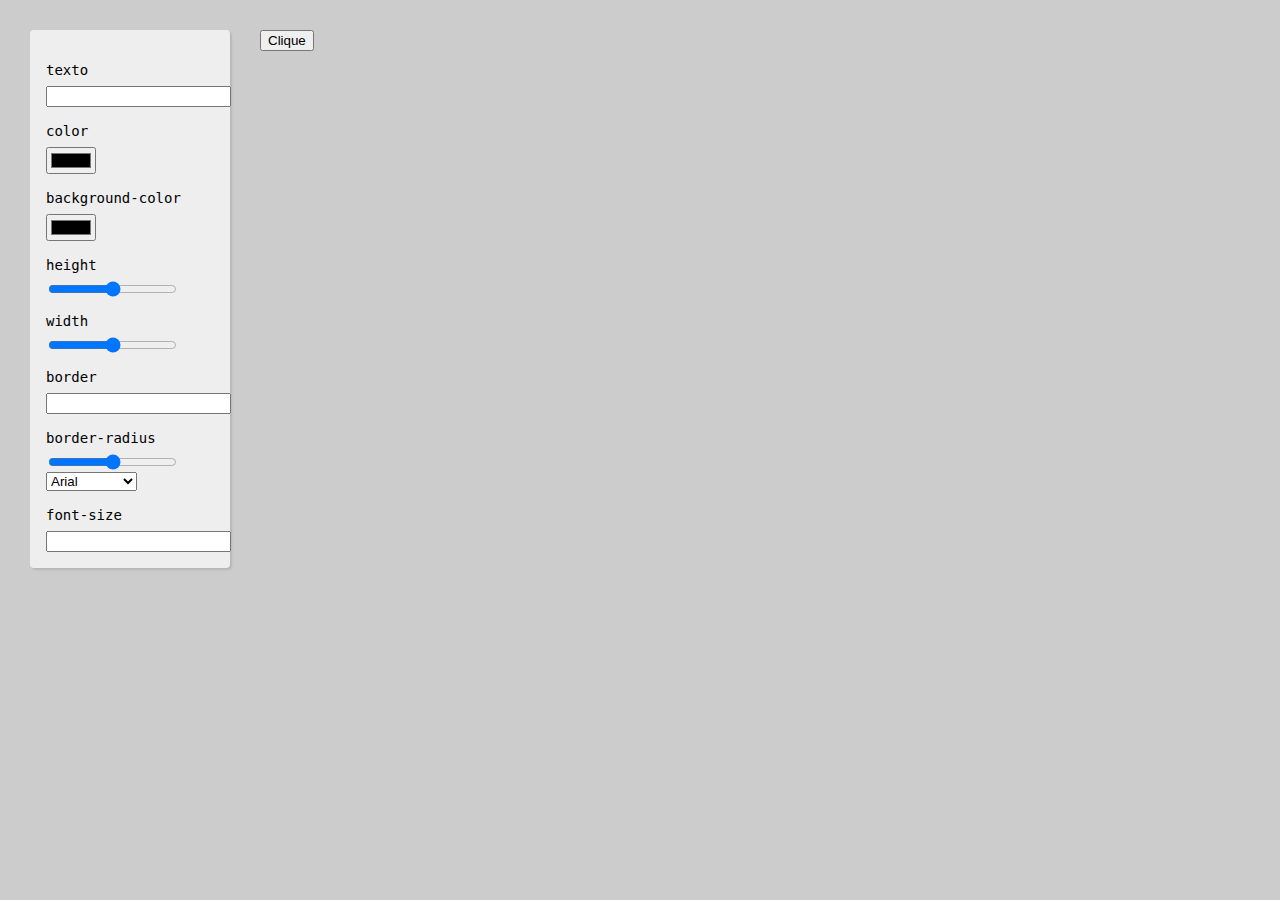
<file: button-creator/index.html>
<!DOCTYPE html>
<html lang="en">
  <head>
    <meta charset="UTF-8" />
    <meta name="viewport" content="width=device-width, initial-scale=1.0" />
    <meta http-equiv="X-UA-Compatible" content="ie=edge" />
    <title>Button Creator</title>
    <link rel="stylesheet" href="style.css" />
  </head>
  <body>
    <section class="button-creator">
      <form id="controles">
        <label for="texto">texto</label>
        <input type="text" name="texto" id="texto" />
        <label for="color">color</label>
        <input type="color" name="color" id="color" />
        <label for="backgroundColor">background-color</label>
        <input type="color" name="backgroundColor" id="backgroundColor" />
        <label for="height">height</label>
        <input type="range" name="height" id="height" min="0" max="200" />
        <label for="width">width</label>
        <input type="range" name="width" id="width" min="0" max="600" />
        <label for="border">border</label>
        <input type="text" name="border" id="border" />
        <label for="borderRadius">border-radius</label>
        <input
          type="range"
          name="borderRadius"
          id="borderRadius"
          min="0"
          max="20"
        />
        <select name="fontFamily" id="fontFamily">
          <option value="Arial">Arial</option>
          <option value="Georgia">Georgia</option>
          <option value="monospace">Monospace</option>
        </select>
        <label for="fontSize">font-size</label>
        <input type="number" name="fontSize" id="fontSize" />
      </form>
      <section class="resultado">
        <button class="btn">Clique</button>
        <pre><code class="css"></code></pre>
      </section>
    </section>
    <script src="script.js"></script>
  </body>
</html>
</file>
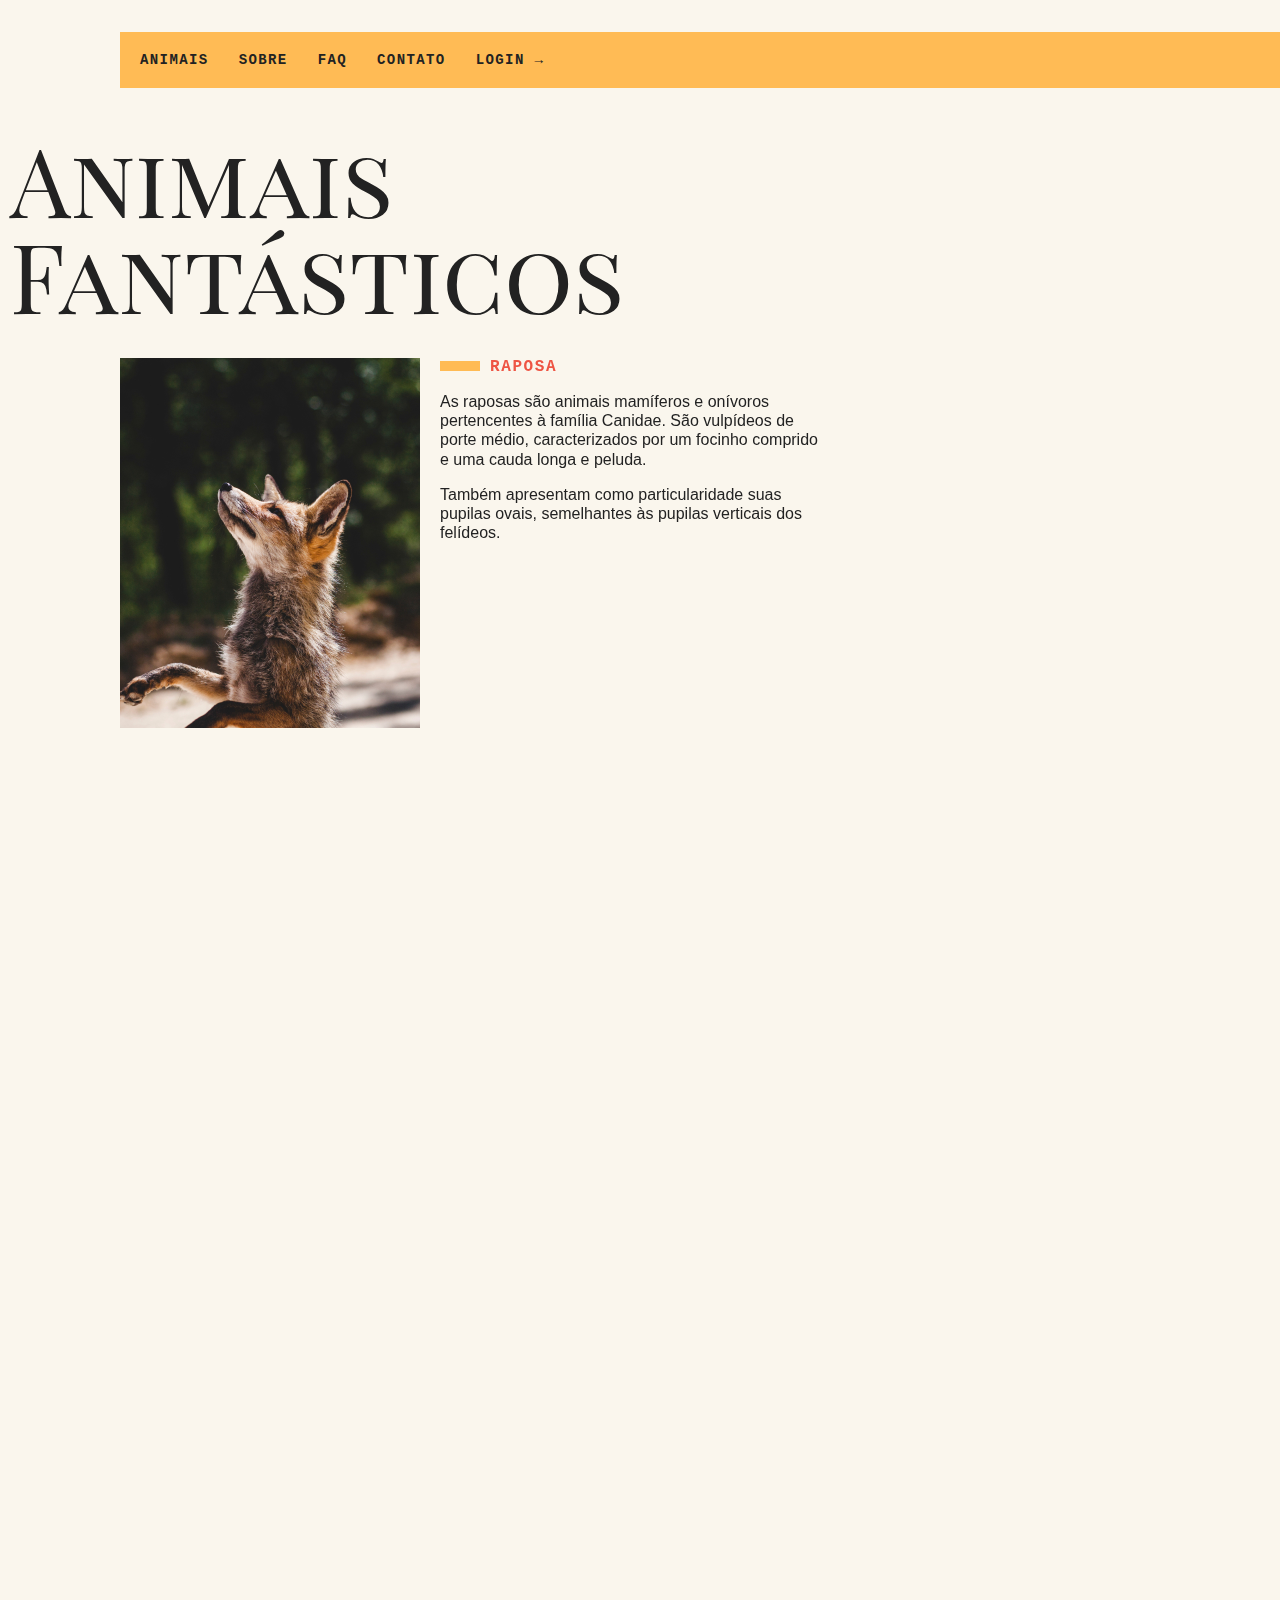
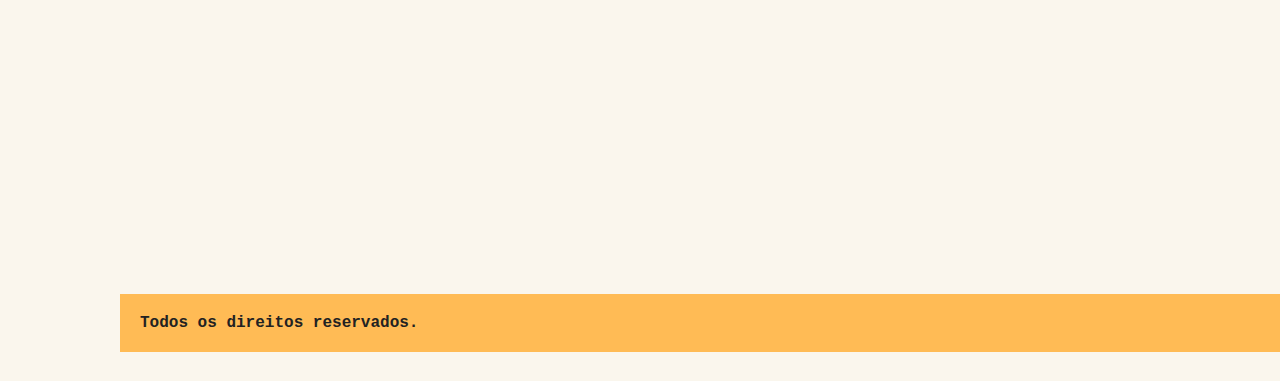
<file: fantastic-animals/index.html>
<!DOCTYPE html>
<html>
  <head>
    <meta charset="utf-8" />
    <meta http-equiv="X-UA-Compatible" content="IE=edge" />
    <title>Animais Fantásticos</title>
    <meta name="viewport" content="width=device-width, initial-scale=1" />
    <link
      href="https://fonts.googleapis.com/css?family=Playfair+Display+SC"
      rel="stylesheet"
    />
    <script>
      document.documentElement.className += " js";
    </script>
    <link rel="stylesheet" type="text/css" href="./style.css" />
  </head>
  <body>
    <div class="grid-container">
      <nav class="menu" data-menu="suave">
        <button data-menu="button" aria-expanded="false" aria-controls="menu">
          Menu
        </button>
        <ul data-menu="list" id="menu">
          <li><a href="#animais">Animais</a></li>
          <li data-dropdown>
            <a href="#">Sobre</a>
            <ul class="dropdown-menu">
              <li><a href="#">A Empresa</a></li>
              <li><a href="#">Equipe</a></li>
              <li><a href="#">Sócios</a></li>
              <li><a href="#">Investidores</a></li>
            </ul>
          </li>

          <li><a href="#faq">Faq</a></li>
          <li><a href="#contato">Contato</a></li>
          <li><a data-modal="abrir" href="./login.html">Login →</a></li>
        </ul>
      </nav>
      <section class="grid-section animais" data-anime="scroll" id="animais">
        <h1 class="titulo">Animais Fantásticos</h1>
        <ul class="animais-lista" data-tab="menu">
          <li>
            <img src="img/imagem1.jpg" />
          </li>
          <li>
            <img src="img/imagem2.jpg" />
          </li>
          <li>
            <img src="img/imagem3.jpg" />
          </li>
          <li>
            <img src="img/imagem4.jpg" />
          </li>
          <li>
            <img src="img/imagem5.jpg" />
          </li>
          <li>
            <img src="img/imagem6.jpg" />
          </li>
        </ul>
        <div class="animais-descricao" data-tab="content">
          <section data-anime="show-right">
            <h2>Raposa</h2>
            <p>
              As raposas são animais mamíferos e onívoros pertencentes à família
              Canidae. São vulpídeos de porte médio, caracterizados por um
              focinho comprido e uma cauda longa e peluda.
            </p>
            <p>
              Também apresentam como particularidade suas pupilas ovais,
              semelhantes às pupilas verticais dos felídeos.
            </p>
          </section>

          <section data-anime="show-right">
            <h2>Esquilo</h2>
            <p>
              As raposas são animais mamíferos e onívoros pertencentes à família
              Canidae. São vulpídeos de porte médio, caracterizados por um
              focinho comprido e uma cauda longa e peluda.
            </p>
            <p>
              Também apresentam como particularidade suas pupilas ovais,
              semelhantes às pupilas verticais dos felídeos.
            </p>
            <p>
              De cerca de 40 espécies reconhecidas como raposas, somente 12
              pertencem ao gênero Vulpes das "raposas verdadeiras", do qual a
              raposa vermelha é a mais comum.
            </p>
            <p>
              Também apresentam como particularidade suas pupilas ovais,
              semelhantes às pupilas verticais dos felídeos.
            </p>
            <p>
              De cerca de 40 espécies reconhecidas como raposas, somente 12
              pertencem ao gênero Vulpes das "raposas verdadeiras", do qual a
              raposa vermelha é a mais comum.
            </p>
            <p>
              Também apresentam como particularidade suas pupilas ovais,
              semelhantes às pupilas verticais dos felídeos.
            </p>
          </section>
          <section data-anime="show-down">
            <h2>Urso</h2>
            <p>
              As raposas são animais mamíferos e onívoros pertencentes à família
              Canidae. São vulpídeos de porte médio, caracterizados por um
              focinho comprido e uma cauda longa e peluda.
            </p>
            <p>
              Também apresentam como particularidade suas pupilas ovais,
              semelhantes às pupilas verticais dos felídeos.
            </p>
            <p>
              De cerca de 40 espécies reconhecidas como raposas, somente 12
              pertencem ao gênero Vulpes das "raposas verdadeiras", do qual a
              raposa vermelha é a mais comum.
            </p>
            <p>
              Também apresentam como particularidade suas pupilas ovais,
              semelhantes às pupilas verticais dos felídeos.
            </p>
          </section>
          <section data-anime="show-down">
            <h2>Lobo</h2>
            <p>
              As raposas são animais mamíferos e onívoros pertencentes à família
              Canidae. São vulpídeos de porte médio, caracterizados por um
              focinho comprido e uma cauda longa e peluda.
            </p>
            <p>
              Também apresentam como particularidade suas pupilas ovais,
              semelhantes às pupilas verticais dos felídeos.
            </p>
            <p>
              De cerca de 40 espécies reconhecidas como raposas, somente 12
              pertencem ao gênero Vulpes das "raposas verdadeiras", do qual a
              raposa vermelha é a mais comum.
            </p>
            <p>
              Também apresentam como particularidade suas pupilas ovais,
              semelhantes às pupilas verticais dos felídeos.
            </p>
          </section>
          <section data-anime="show-right">
            <h2>Macaco</h2>
            <p>
              As raposas são animais mamíferos e onívoros pertencentes à família
              Canidae. São vulpídeos de porte médio, caracterizados por um
              focinho comprido e uma cauda longa e peluda.
            </p>
            <p>
              Também apresentam como particularidade suas pupilas ovais,
              semelhantes às pupilas verticais dos felídeos.
            </p>
            <p>
              De cerca de 40 espécies reconhecidas como raposas, somente 12
              pertencem ao gênero Vulpes das "raposas verdadeiras", do qual a
              raposa vermelha é a mais comum.
            </p>
            <p>
              Também apresentam como particularidade suas pupilas ovais,
              semelhantes às pupilas verticais dos felídeos.
            </p>
          </section>
          <section data-anime="show-right">
            <h2>Leão</h2>
            <p>
              As raposas são animais mamíferos e onívoros pertencentes à família
              Canidae. São vulpídeos de porte médio, caracterizados por um
              focinho comprido e uma cauda longa e peluda.
            </p>
            <p>
              Também apresentam como particularidade suas pupilas ovais,
              semelhantes às pupilas verticais dos felídeos.
            </p>
            <p>
              De cerca de 40 espécies reconhecidas como raposas, somente 12
              pertencem ao gênero Vulpes das "raposas verdadeiras", do qual a
              raposa vermelha é a mais comum.
            </p>
            <p>
              Também apresentam como particularidade suas pupilas ovais,
              semelhantes às pupilas verticais dos felídeos.
            </p>
          </section>
        </div>
      </section>

      <section class="grid-section faq" data-anime="scroll" id="faq">
        <h1 class="titulo">FAQ</h1>
        <dl class="faq-lista" data-anime="accordion">
          <dt>Qual a idade dos animais?</dt>
          <dd>
            As raposas são animais mamíferos e onívoros pertencentes à família
            Canidae. São vulpídeos de porte médio, caracterizados por um focinho
            comprido e uma cauda longa e peluda.
          </dd>
          <dt>Eles são fantásticos?</dt>
          <dd>
            Também apresentam como particularidade suas pupilas ovais,
            semelhantes às pupilas verticais dos felídeos.
          </dd>
          <dt>Qual a diferença?</dt>
          <dd>
            As raposas são animais mamíferos e onívoros pertencentes à família
            Canidae. São vulpídeos de porte médio, caracterizados por um focinho
            comprido e uma cauda longa e peluda.
          </dd>
          <dt>Como proteger?</dt>
          <dd>
            Também apresentam como particularidade suas pupilas ovais,
            semelhantes às pupilas verticais dos felídeos.
          </dd>
        </dl>
      </section>

      <section class="gird-section numeros" data-anime="scroll">
        <h1 class="titulo">Números</h1>
        <div class="numeros-grid"></div>
      </section>

      <section class="grid-section contato" data-anime="scroll" id="contato">
        <h1 class="titulo">Contato</h1>
        <div
          class="mapa"
          data-tooltip
          area-label="Endereço próximo ao estacionamento."
        >
          <img src="img/mapa.png" />
        </div>
        <ul class="dados">
          <li>contato@origamid.com</li>
          <li>+55 (21) 9999-9999</li>
          <li>Rua do Conde, nº 21</li>
          <li>Rio de Janeiro - RJ</li>
          <li data-semana="1,2,3,4,5" data-horario="8,18">
            Seg à Sex das 8 às 18
          </li>
          <li>Doe <span class="btc-preco"></span> bitcoin para nos ajudar</li>
        </ul>
      </section>

      <section class="modal-container" data-modal="container">
        <div class="modal">
          <button data-modal="fechar" class="fechar">X</button>
          <form action="">
            <label for="email">Email</label>
            <input type="text" for="email" id="email" />

            <label for="senha">Senha</label>
            <input type="password" for="senha" id="senha" />
            <button type="submit">Entrar</button>
          </form>
        </div>
      </section>

      <footer class="copy">
        <p>Todos os direitos reservados.</p>
      </footer>

      <!--<script src="./javascript/script.js"></script>-->
      <script type="module" src="./javascript/script-animation.js"></script>
      <script src="../javascript/efeitos-no-dom/script-1.js"></script>
    </div>
  </body>
</html>
</file>
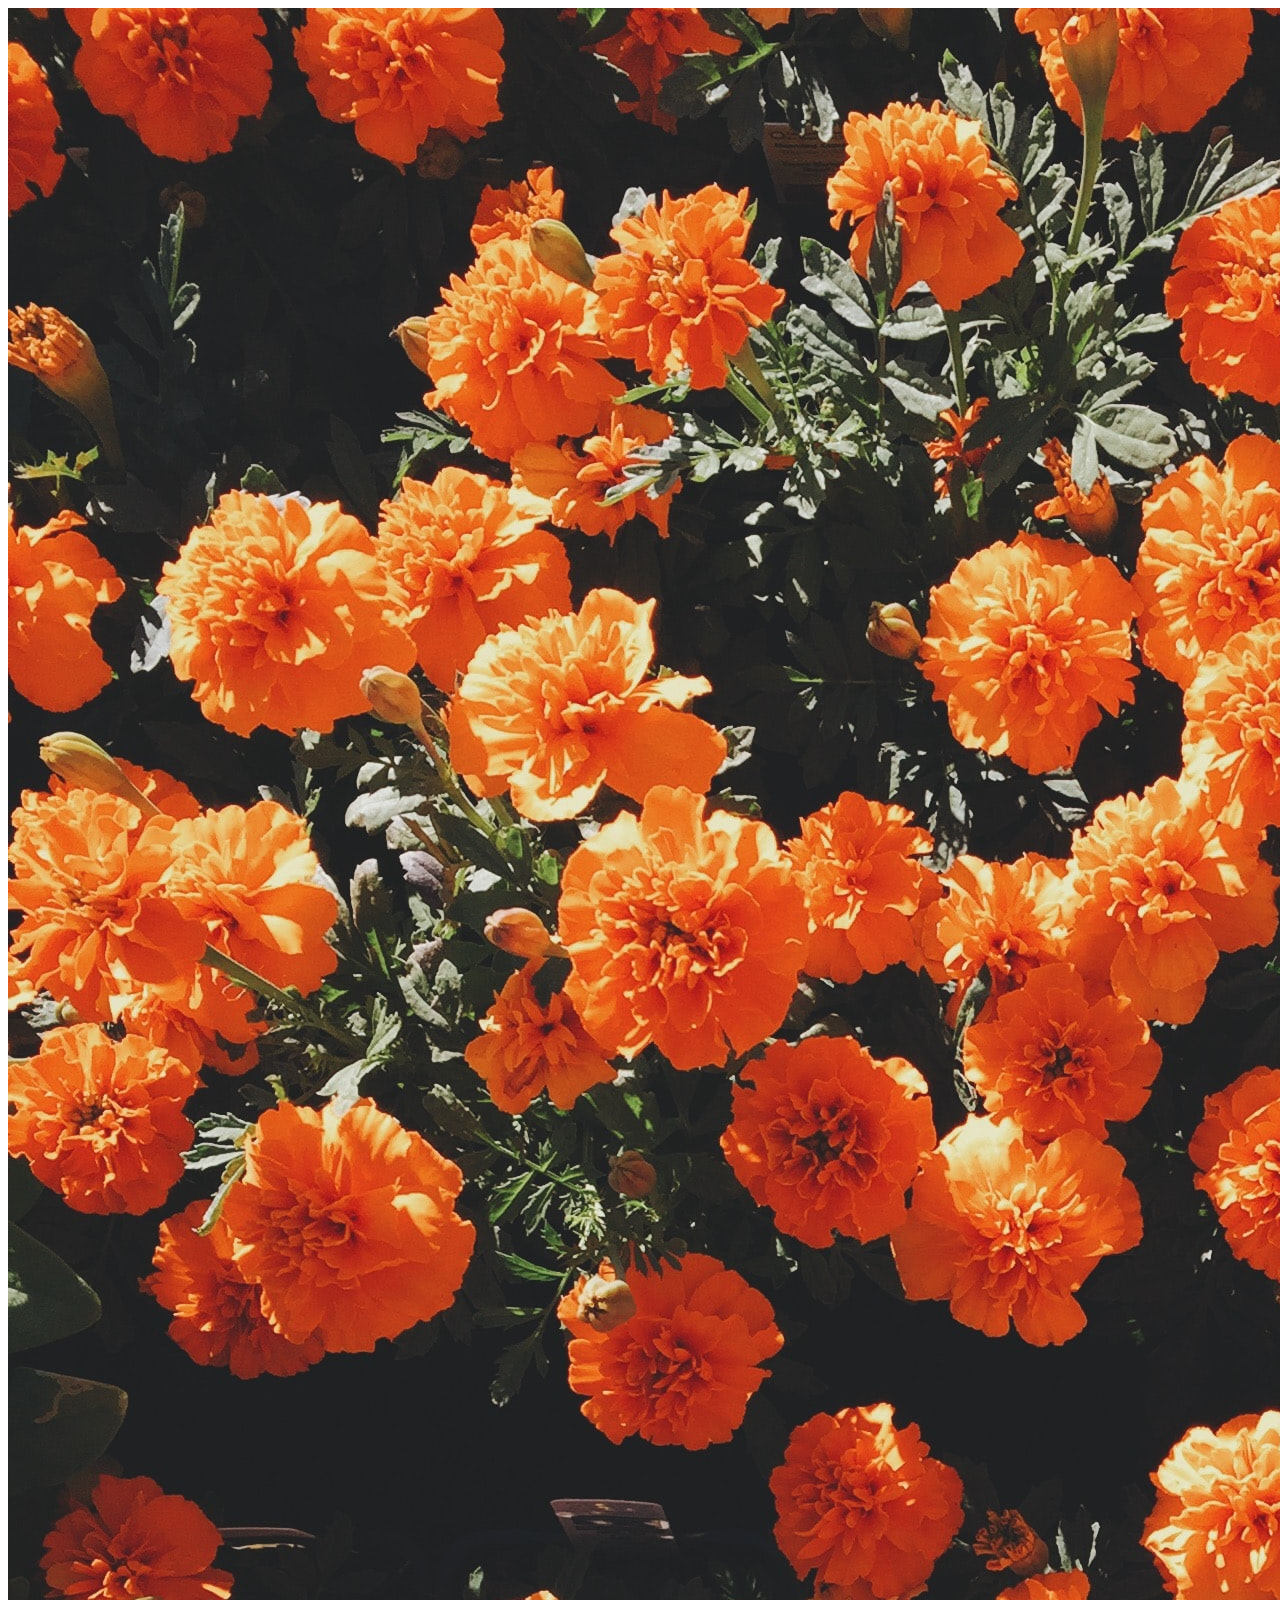
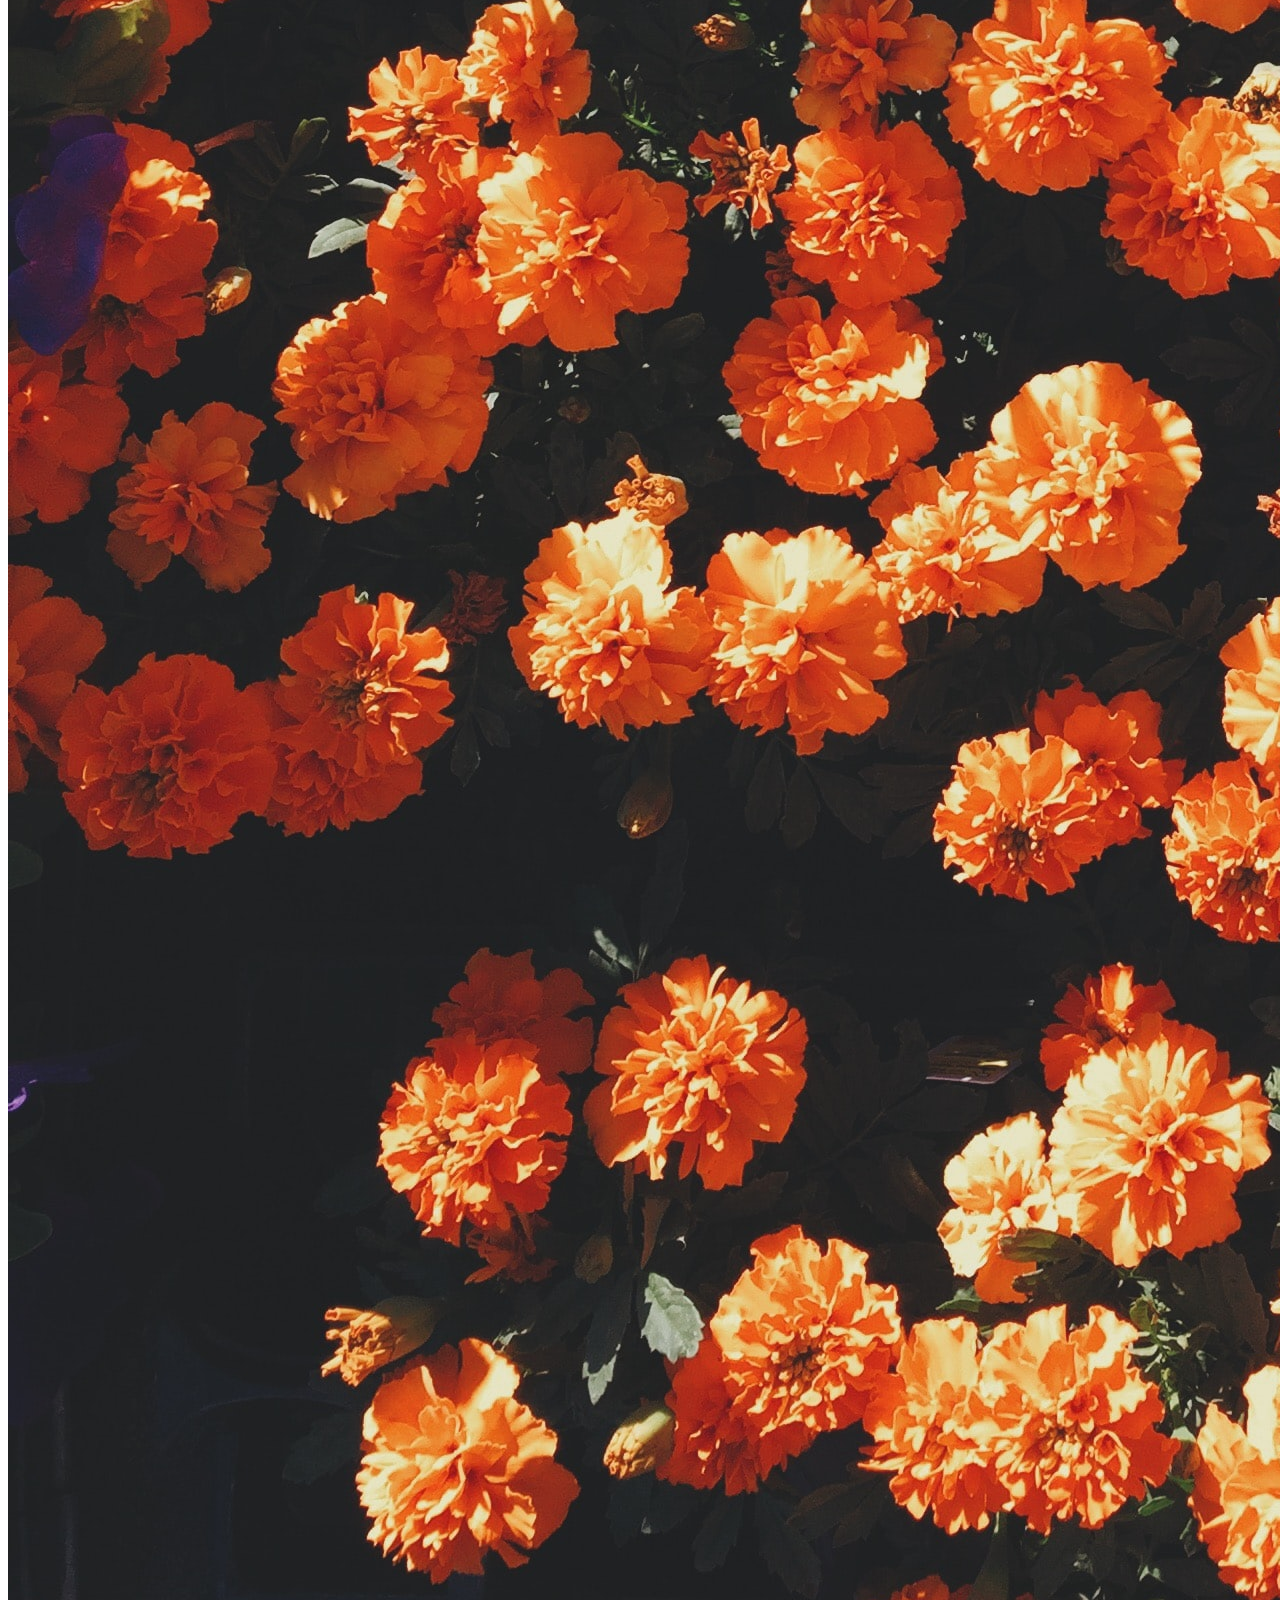
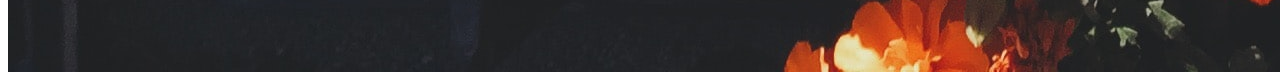
<file: fetch/index.html>
<!DOCTYPE html>
<html lang="en">
<head>
    <meta charset="UTF-8">
    <meta http-equiv="X-UA-Compatible" content="IE=edge">
    <meta name="viewport" content="width=device-width, initial-scale=1.0">
    <title>Fetch</title>
</head>
<body>
    <img src="" alt="">
    <div class="conteudo"></div>
    <script src="./script-2.js"></script>
</body>
</html>
</file>
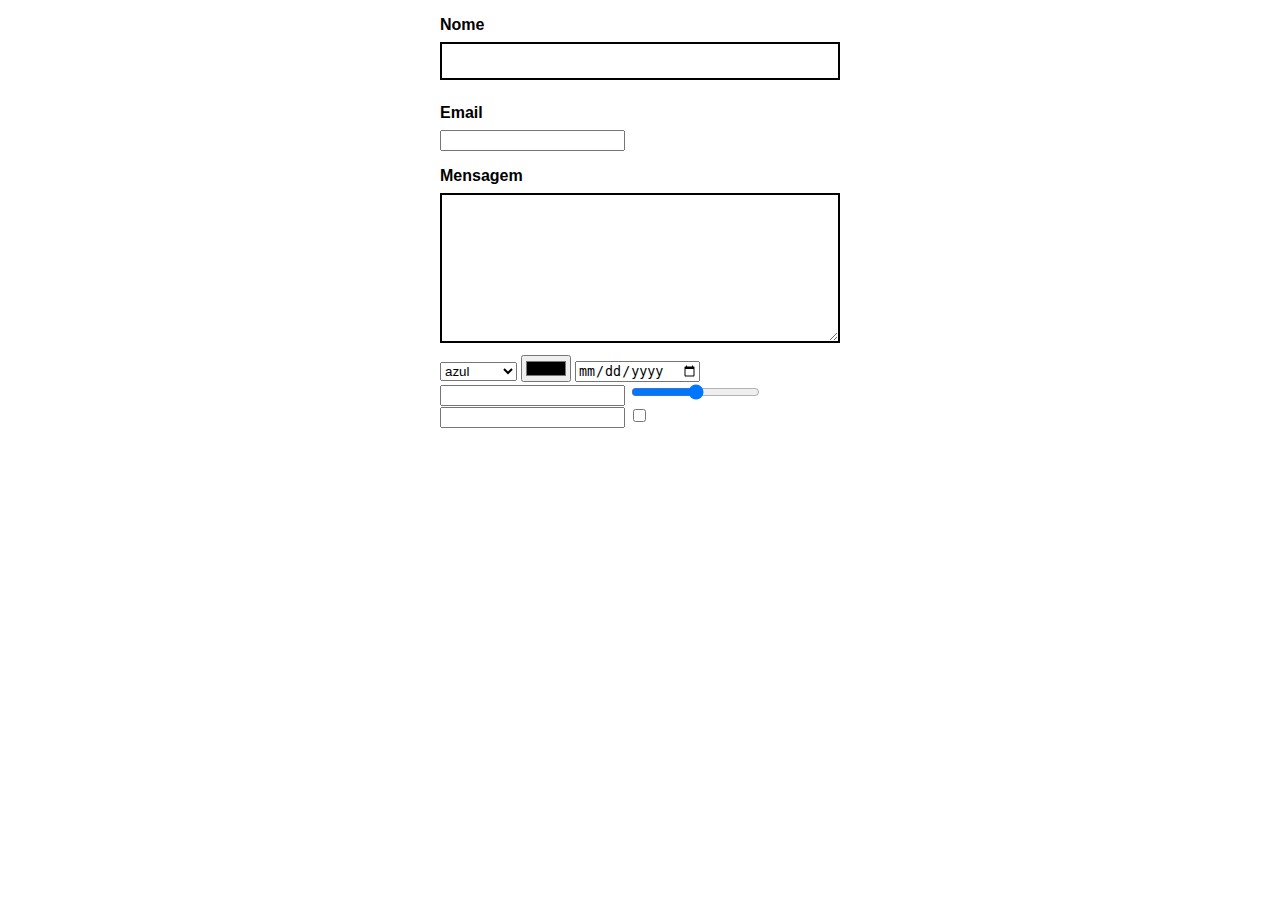
<file: views/forms.html>
<!DOCTYPE html>
<html lang="en">
  <head>
    <meta charset="UTF-8" />
    <meta http-equiv="X-UA-Compatible" content="IE=edge" />
    <meta name="viewport" content="width=device-width, initial-scale=1.0" />
    <title>Forms</title>
  </head>
  <body>
    <style>
      label {
        display: block;
        font-family: Arial, Helvetica, sans-serif;
        font-weight: bold;
        margin-bottom: 0.5rem;
        margin-top: 1rem;
      }

      form {
        max-width: 400px;
        margin: 0 auto;
      }

      input[type="text"],
      textarea {
        width: 100%;
        box-sizing: border-box;
        padding: 0.5rem;
        border: 2px solid #000;
        font-size: 1rem;
        margin-bottom: 0.5rem;
      }

      textarea {
        height: 150px;
      }

      .invalido {
        border-color: red;
      }
    </style>

    <form name="contato" id="contato">
      <label for="nome">Nome</label>
      <input type="text" name="nome" id="nome" required/>

      <span class="erro"></span>

      <label for="email">Email</label>
      <input type="email" name="email" id="email" required/>

      <span class="erro"></span>

      <label for="mensagem">Mensagem</label>
      <textarea name="mensagem" id="mensagem"></textarea>

      <select name="cores" id="cores">
        <option value="blue">azul</option>
        <option value="red">vermelho</option>
      </select>

      <input type="color">
      <input type="date">
      <input type="number">
      <input type="range">
      <input type="password">


      <input type="checkbox" value="identidade" id="identidade">
    </form>

    <span class="texto"></span>

    <script>
        const contato = document.querySelector('#contato');
        const texto = document.querySelector('.texto');

        /*function handleKeyUp(event) {
          const target = event.target;

          if (!target.checkValidity()) {
            target.classList.add('invalido');
            /* target.setValidity('este campo é super importante'); 
            target.nextElementSibling.innerText = target.validationMessage;
          } 

            console.log(event.target.value);
            texto.innerText = event.target.value;
        } 

        function handleKeyUp(event) {
          if (event.target.checked) {
            console.log(event.target.value);
          }
          console.log(event.target.checked)
          document.body.style.backgroundColor = event.target.value;
        }*/
        
        const dados = {};

        function handleChange(event) {
          dados[event.target.name] = event.target.value;
        }
 
        contato.addEventListener('change', handleKeyUp)
    </script>
  </body>
</html>
</file>
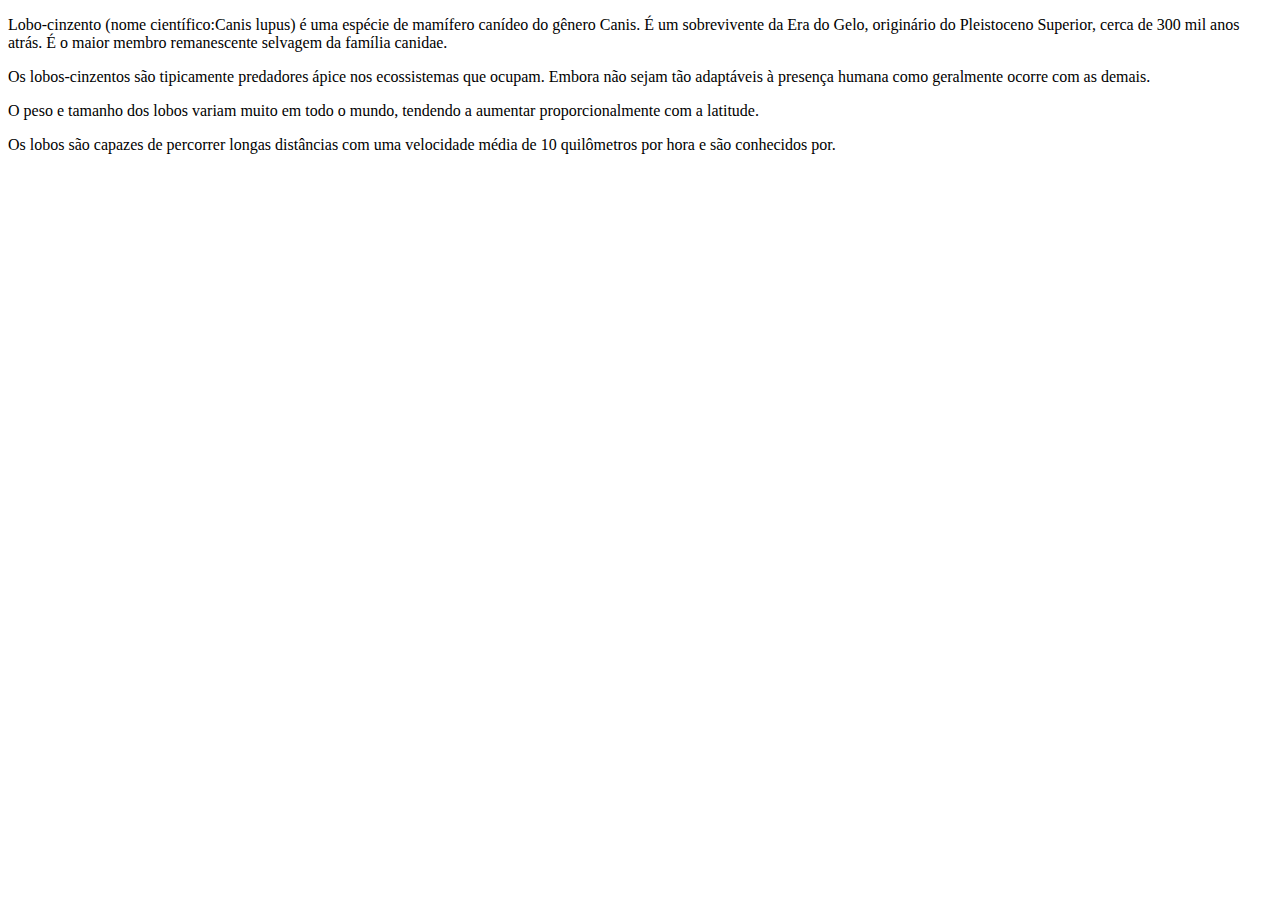
<file: views/function.html>
<!DOCTYPE html>
<html lang="en">
  <head>
    <meta charset="UTF-8" />
    <meta http-equiv="X-UA-Compatible" content="IE=edge" />
    <meta name="viewport" content="width=device-width, initial-scale=1.0" />
    <title>Studying JavaScript at Home</title>
  </head>
  <body>
    <section>
      <p>
        Lobo-cinzento (nome científico:Canis lupus) é uma espécie de mamífero
        canídeo do gênero Canis. É um sobrevivente da Era do Gelo, originário do
        Pleistoceno Superior, cerca de 300 mil anos atrás. É o maior membro
        remanescente selvagem da família canidae.
      </p>
      <p>
        Os lobos-cinzentos são tipicamente predadores ápice nos ecossistemas que
        ocupam. Embora não sejam tão adaptáveis à presença humana como
        geralmente ocorre com as demais.
      </p>
      <p>
        O peso e tamanho dos lobos variam muito em todo o mundo, tendendo a
        aumentar proporcionalmente com a latitude.
      </p>
      <p>
        Os lobos são capazes de percorrer longas distâncias com uma velocidade
        média de 10 quilômetros por hora e são conhecidos por.
      </p>
    </section>

    <script src="../javascript/functions-exercicios.js"></script>
  </body>
</html>
</file>
<file: button-creator/style.css>
body {
  margin: 0px;
  background: #ccc;
}

label {
  display: block;
  margin-bottom: 0.5rem;
  margin-top: 1rem;
}

input {
  display: block;
}

.button-creator {
  display: grid;
  grid-gap: 30px;
  padding: 30px;
  grid-template-columns: 200px 1fr;
}

#controles {
  font-family: "IBM Plex Mono", monospace;
  font-size: 0.875rem;
  background: #eee;
  padding: 1rem;
  border-radius: 4px;
  box-shadow: 2px 2px 2px 0 rgba(0, 0, 0, 0.1);
}

.css {
  font-family: "IBM Plex Mono", monospace;
  color: #333;
  margin-top: 40px;
  display: flex;
  flex-direction: column;
}

.css span {
  display: block;
  margin-bottom: 0.5rem;
}
</file>
<file: fantastic-animals/style.css>
@import './geral.css';
@import './modal.css';
@import './tooltip.css';
@import './dropdown-menu.css';
@import './menu-mobile.css';
@import './numeros.css';
</file>
